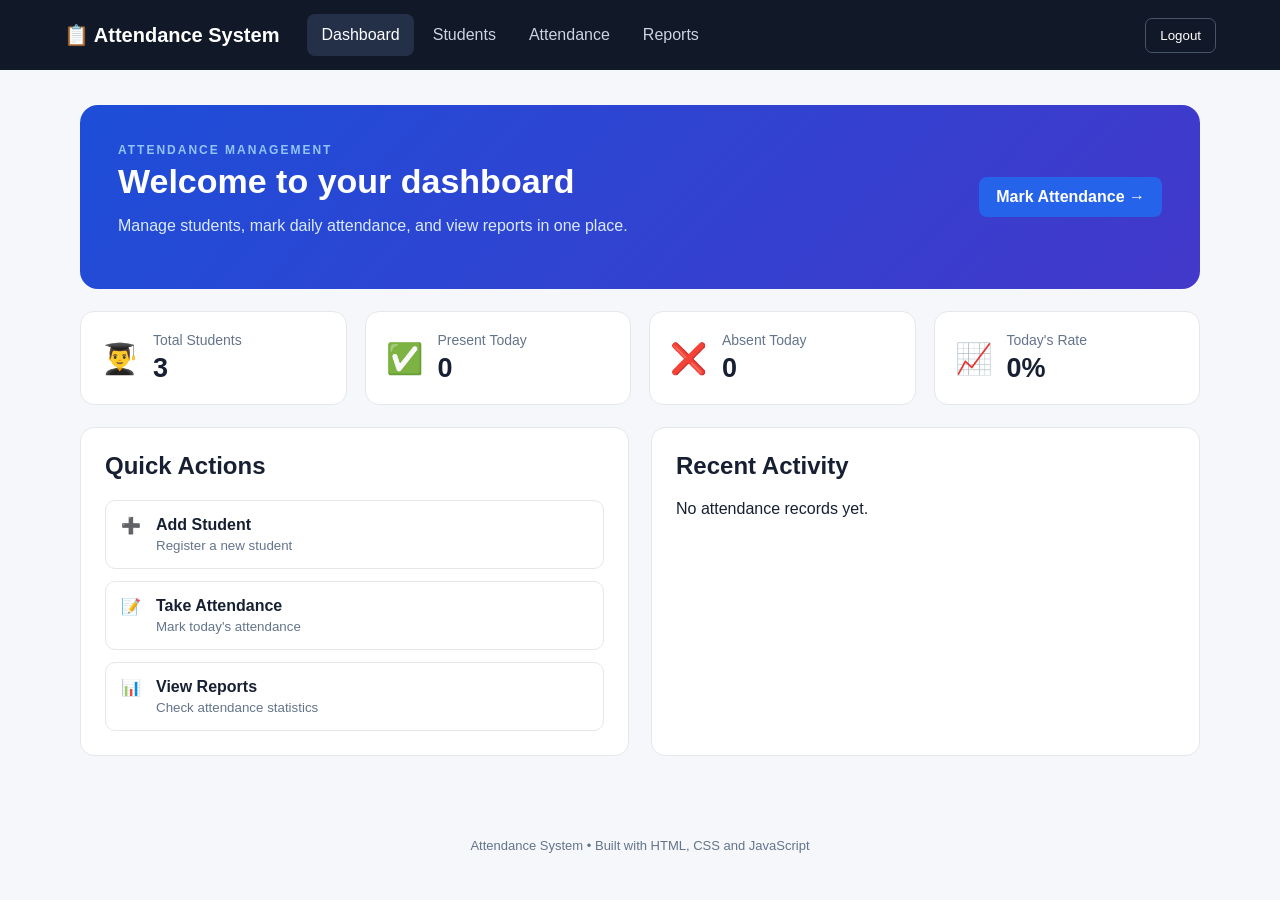
<file: index.html>
<!DOCTYPE html>
<html lang="en">
<head>
<meta charset="UTF-8">
<meta name="viewport" content="width=device-width, initial-scale=1.0">
<title>Attendance System | Dashboard</title>
<link rel="stylesheet" href="style.css">
</head>
<body>
<header class="topbar">
  <div class="brand">📋 Attendance System</div>
  <nav>
    <a class="active" href="index.html">Dashboard</a>
    <a href="students.html">Students</a>
    <a href="attendance.html">Attendance</a>
    <a href="report.html">Reports</a>
  </nav>
  <button class="logout" onclick="logout()">Logout</button>
</header>
<main class="container">
  <section class="hero">
    <div><p class="eyebrow">ATTENDANCE MANAGEMENT</p><h1>Welcome to your dashboard</h1><p>Manage students, mark daily attendance, and view reports in one place.</p></div>
    <a class="btn primary" href="attendance.html">Mark Attendance →</a>
  </section>
  <section class="stats">
    <div class="stat"><span>👨‍🎓</span><div><p>Total Students</p><h2 id="totalStudents">0</h2></div></div>
    <div class="stat"><span>✅</span><div><p>Present Today</p><h2 id="presentToday">0</h2></div></div>
    <div class="stat"><span>❌</span><div><p>Absent Today</p><h2 id="absentToday">0</h2></div></div>
    <div class="stat"><span>📈</span><div><p>Today's Rate</p><h2 id="todayRate">0%</h2></div></div>
  </section>
  <section class="grid-2">
    <div class="card"><div class="card-head"><h2>Quick Actions</h2></div>
      <div class="quick">
        <a href="students.html" class="quick-item">➕<b>Add Student</b><small>Register a new student</small></a>
        <a href="attendance.html" class="quick-item">📝<b>Take Attendance</b><small>Mark today's attendance</small></a>
        <a href="report.html" class="quick-item">📊<b>View Reports</b><small>Check attendance statistics</small></a>
      </div>
    </div>
    <div class="card"><div class="card-head"><h2>Recent Activity</h2></div><div id="recentActivity" class="activity">No attendance records yet.</div></div>
  </section>
</main>
<footer>Attendance System • Built with HTML, CSS and JavaScript</footer>
<script src="script.js"></script>
<script>
document.addEventListener("DOMContentLoaded", () => {
  const students = getStudents(), records = getRecords(), today = todayKey();
  const todayRecords = records.filter(r => r.date === today);
  const present = todayRecords.filter(r => r.status === "Present").length;
  document.getElementById("totalStudents").textContent = students.length;
  document.getElementById("presentToday").textContent = present;
  document.getElementById("absentToday").textContent = todayRecords.filter(r => r.status === "Absent").length;
  document.getElementById("todayRate").textContent = students.length ? Math.round(present / students.length * 100) + "%" : "0%";
  const recent = document.getElementById("recentActivity");
  if (records.length) recent.innerHTML = records.slice(-5).reverse().map(r => `<div class="activity-row"><b>${escapeHtml(r.name)}</b><span>${r.date}</span><span class="${r.status === "Present" ? "pill present" : "pill absent"}">${r.status}</span></div>`).join("");
});
</script>
</body>
</html>
</file>
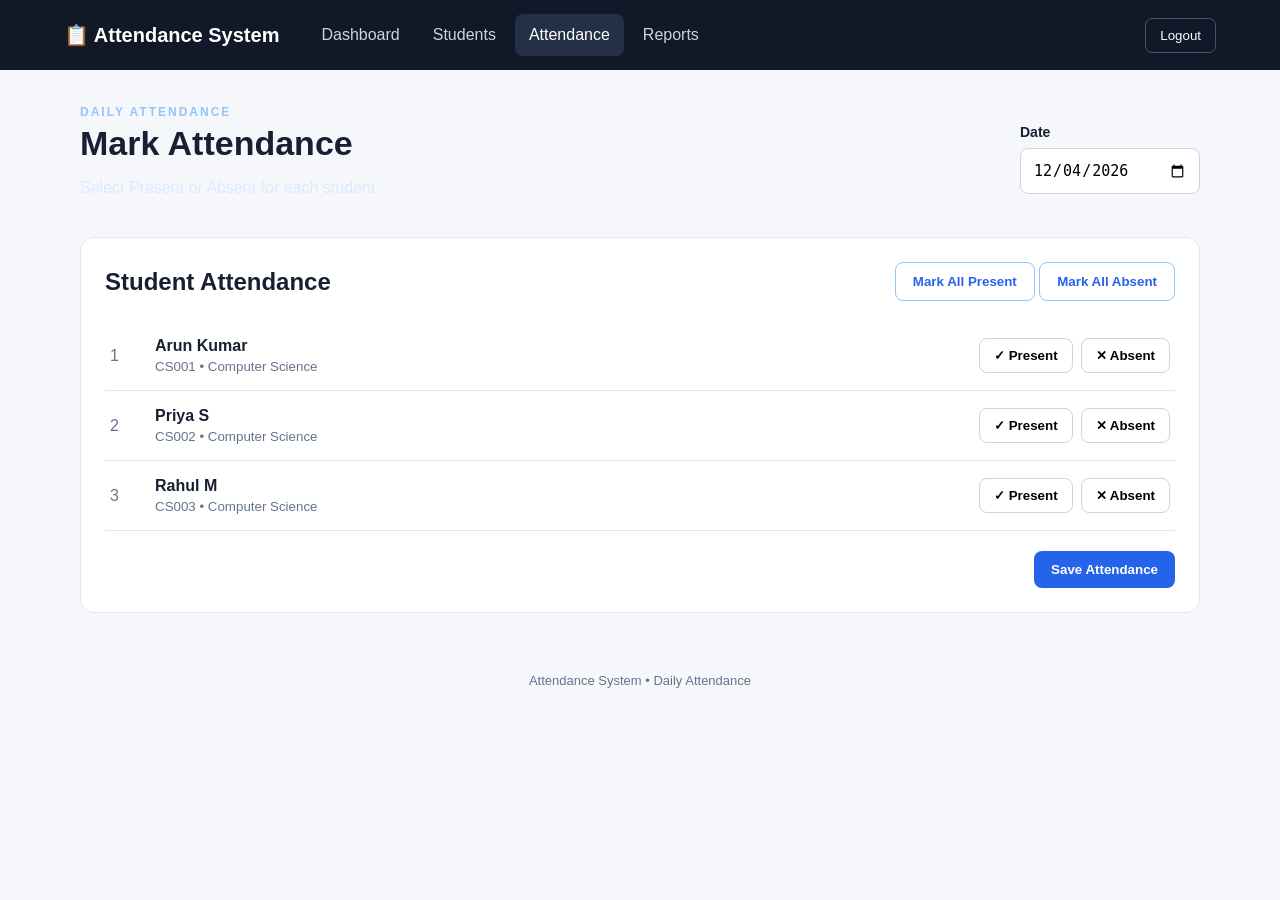
<file: attendance.html>
<!DOCTYPE html>
<html lang="en"><head><meta charset="UTF-8"><meta name="viewport" content="width=device-width,initial-scale=1.0"><title>Attendance | Attendance System</title><link rel="stylesheet" href="style.css"></head>
<body>
<header class="topbar"><div class="brand">📋 Attendance System</div><nav><a href="index.html">Dashboard</a><a href="students.html">Students</a><a class="active" href="attendance.html">Attendance</a><a href="report.html">Reports</a></nav><button class="logout" onclick="logout()">Logout</button></header>
<main class="container">
<section class="page-title"><div><p class="eyebrow">DAILY ATTENDANCE</p><h1>Mark Attendance</h1><p>Select Present or Absent for each student.</p></div><label class="date-box">Date<input type="date" id="attendanceDate"></label></section>
<section class="card"><div class="card-head"><h2>Student Attendance</h2><div><button class="btn outline" onclick="markAll('Present')">Mark All Present</button> <button class="btn outline" onclick="markAll('Absent')">Mark All Absent</button></div></div>
<div id="attendanceList"></div><div class="save-row"><button class="btn primary" onclick="saveAttendance()">Save Attendance</button></div></section>
</main><footer>Attendance System • Daily Attendance</footer>
<script src="script.js"></script><script>
let selected={}; const dateInput=document.getElementById("attendanceDate");dateInput.value=todayKey();
function renderAttendance(){const students=getStudents(), date=dateInput.value, old=getRecords().filter(r=>r.date===date); selected={};old.forEach(r=>selected[r.id]=r.status);const box=document.getElementById("attendanceList");if(!students.length){box.innerHTML='<div class="empty">No students registered. <a href="students.html">Add students first.</a></div>';return;}box.innerHTML=students.map((s,i)=>`<div class="attendance-row"><div class="student-no">${i+1}</div><div class="student-info"><b>${escapeHtml(s.name)}</b><small>${escapeHtml(s.id)} • ${escapeHtml(s.department)}</small></div><div class="attendance-buttons"><button class="status ${selected[s.id]==="Present"?"selected-present":""}" onclick="setStatus('${encodeURIComponent(s.id)}','Present',this)">✓ Present</button><button class="status ${selected[s.id]==="Absent"?"selected-absent":""}" onclick="setStatus('${encodeURIComponent(s.id)}','Absent',this)">✕ Absent</button></div></div>`).join("");}
function setStatus(id,status){selected[decodeURIComponent(id)]=status;renderAttendance();}
function markAll(status){getStudents().forEach(s=>selected[s.id]=status);renderAttendance();}
function saveAttendance(){const students=getStudents(), date=dateInput.value;if(!date)return alert("Select a date.");let records=getRecords().filter(r=>r.date!==date);students.forEach(s=>records.push({id:s.id,name:s.name,date,status:selected[s.id]||"Absent"}));saveRecords(records);alert("Attendance saved successfully.");}
dateInput.addEventListener("change",renderAttendance);renderAttendance();
</script></body></html>
</file>
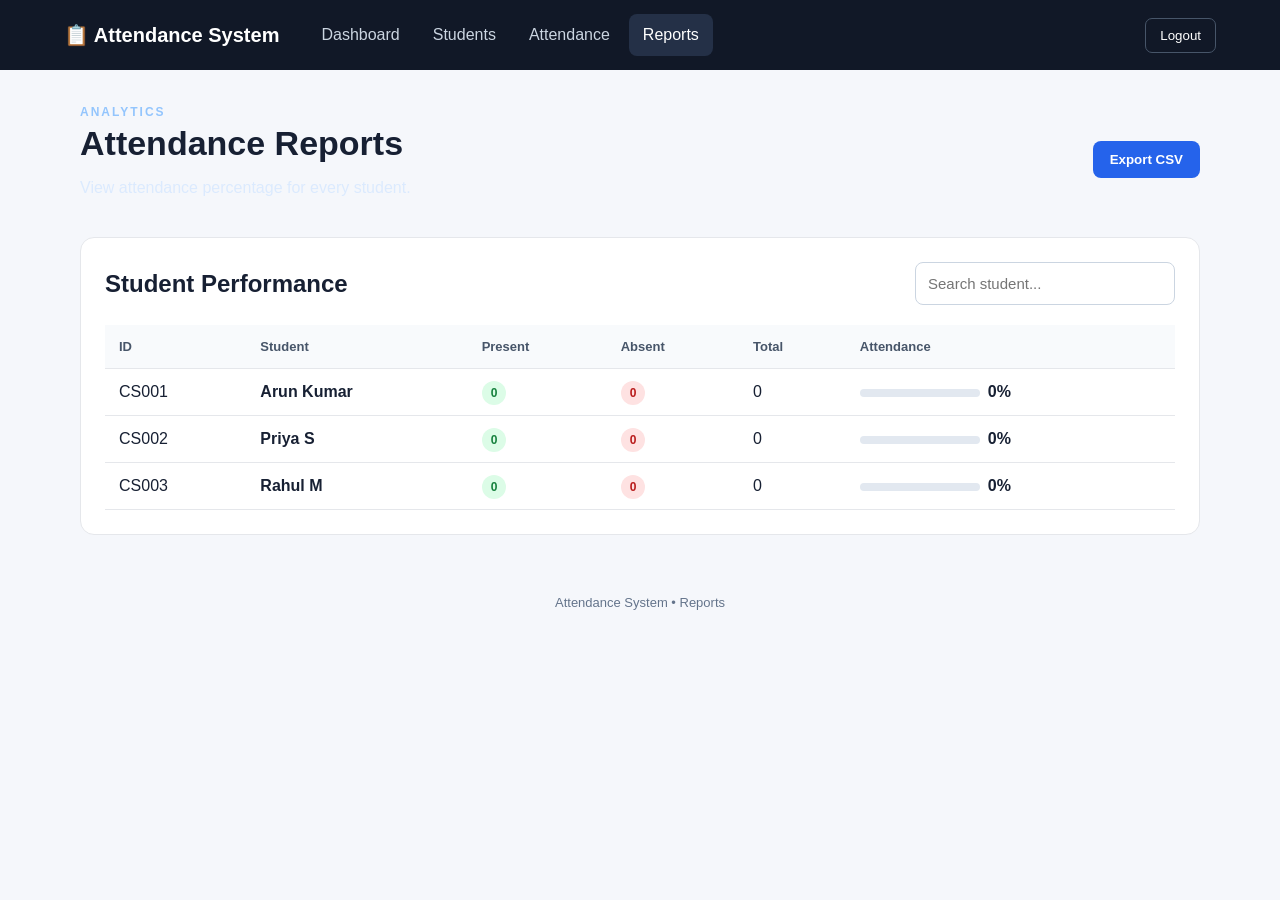
<file: report.html>
<!DOCTYPE html>
<html lang="en"><head><meta charset="UTF-8"><meta name="viewport" content="width=device-width,initial-scale=1.0"><title>Reports | Attendance System</title><link rel="stylesheet" href="style.css"></head>
<body>
<header class="topbar"><div class="brand">📋 Attendance System</div><nav><a href="index.html">Dashboard</a><a href="students.html">Students</a><a href="attendance.html">Attendance</a><a class="active" href="report.html">Reports</a></nav><button class="logout" onclick="logout()">Logout</button></header>
<main class="container">
<section class="page-title"><div><p class="eyebrow">ANALYTICS</p><h1>Attendance Reports</h1><p>View attendance percentage for every student.</p></div><button class="btn primary" onclick="exportCSV()">Export CSV</button></section>
<section class="card"><div class="card-head"><h2>Student Performance</h2><input class="search" id="reportSearch" placeholder="Search student..."></div>
<div class="table-wrap"><table><thead><tr><th>ID</th><th>Student</th><th>Present</th><th>Absent</th><th>Total</th><th>Attendance</th></tr></thead><tbody id="reportTable"></tbody></table></div></section>
</main><footer>Attendance System • Reports</footer>
<script src="script.js"></script><script>
function renderReports(filter=""){const students=getStudents(), records=getRecords();const body=document.getElementById("reportTable");const rows=students.filter(s=>(s.id+" "+s.name).toLowerCase().includes(filter.toLowerCase())).map(s=>{const r=records.filter(x=>x.id===s.id),p=r.filter(x=>x.status==="Present").length,a=r.filter(x=>x.status==="Absent").length,total=p+a,rate=total?Math.round(p/total*100):0;return `<tr><td>${escapeHtml(s.id)}</td><td><b>${escapeHtml(s.name)}</b></td><td><span class="pill present">${p}</span></td><td><span class="pill absent">${a}</span></td><td>${total}</td><td><div class="progress"><span style="width:${rate}%"></span></div><b>${rate}%</b></td></tr>`}).join("");body.innerHTML=rows||'<tr><td colspan="6" class="empty">No data available.</td></tr>'}
function exportCSV(){const students=getStudents(),records=getRecords();let csv="Student ID,Student Name,Date,Status\\n";records.forEach(r=>csv+=`"${r.id}","${r.name.replaceAll('"','""')}","${r.date}","${r.status}"\\n`);const blob=new Blob([csv],{type:"text/csv"}),url=URL.createObjectURL(blob),a=document.createElement("a");a.href=url;a.download="attendance-report.csv";a.click();URL.revokeObjectURL(url);}
document.getElementById("reportSearch").addEventListener("input",e=>renderReports(e.target.value));renderReports();
</script></body></html>
</file>
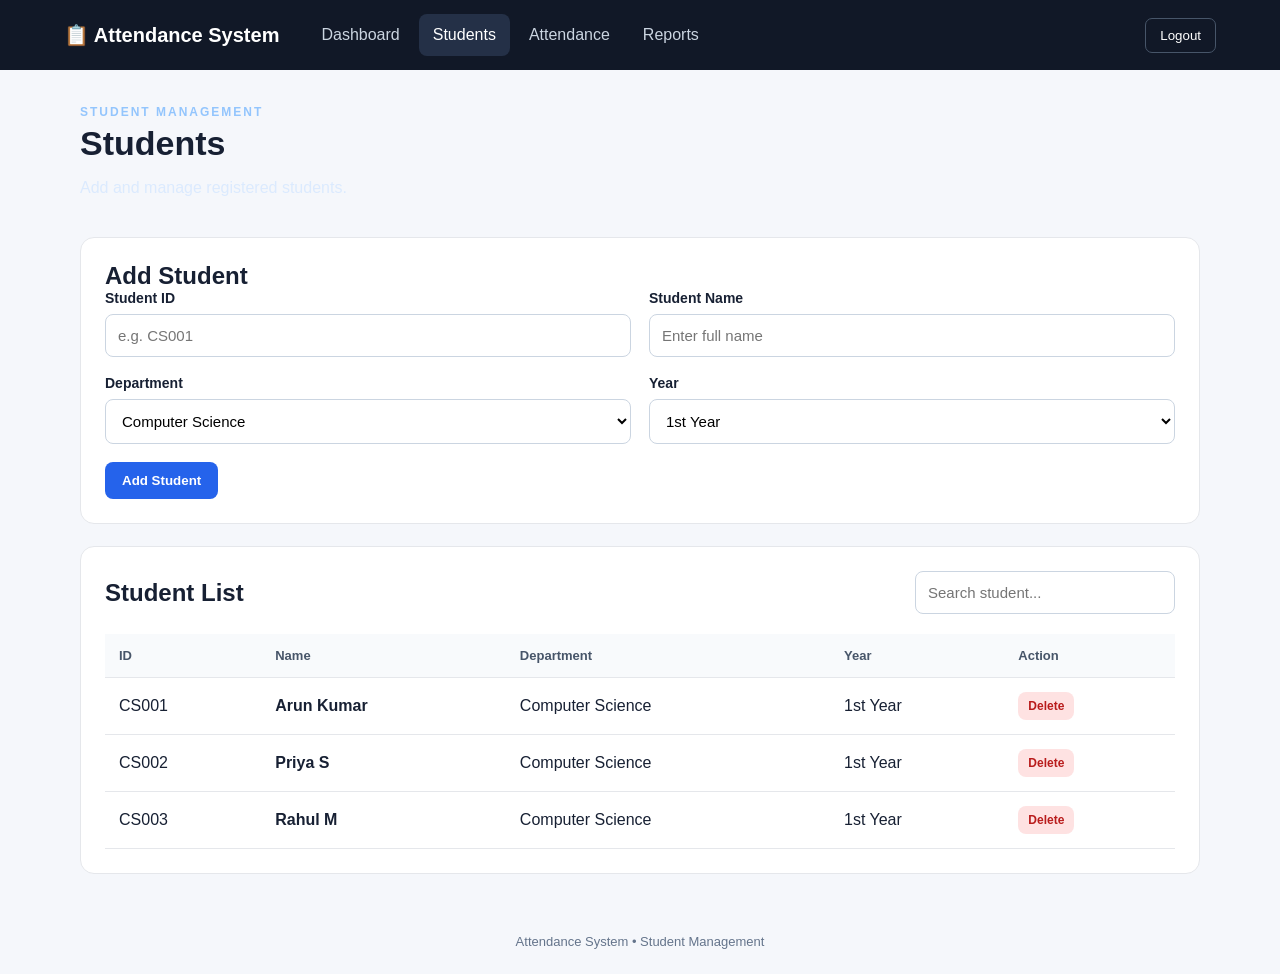
<file: students.html>
<!DOCTYPE html>
<html lang="en"><head><meta charset="UTF-8"><meta name="viewport" content="width=device-width,initial-scale=1.0"><title>Students | Attendance System</title><link rel="stylesheet" href="style.css"></head>
<body>
<header class="topbar"><div class="brand">📋 Attendance System</div><nav><a href="index.html">Dashboard</a><a class="active" href="students.html">Students</a><a href="attendance.html">Attendance</a><a href="report.html">Reports</a></nav><button class="logout" onclick="logout()">Logout</button></header>
<main class="container">
<section class="page-title"><div><p class="eyebrow">STUDENT MANAGEMENT</p><h1>Students</h1><p>Add and manage registered students.</p></div></section>
<section class="card form-card"><h2>Add Student</h2><form id="studentForm" class="form-grid">
<label>Student ID<input id="studentId" required placeholder="e.g. CS001"></label>
<label>Student Name<input id="studentName" required placeholder="Enter full name"></label>
<label>Department<select id="department"><option>Computer Science</option><option>Information Technology</option><option>Electronics</option><option>Mechanical</option><option>Civil</option></select></label>
<label>Year<select id="year"><option>1st Year</option><option>2nd Year</option><option>3rd Year</option><option>4th Year</option></select></label>
<button class="btn primary" type="submit">Add Student</button></form></section>
<section class="card"><div class="card-head"><h2>Student List</h2><input class="search" id="search" placeholder="Search student..."></div>
<div class="table-wrap"><table><thead><tr><th>ID</th><th>Name</th><th>Department</th><th>Year</th><th>Action</th></tr></thead><tbody id="studentTable"></tbody></table></div></section>
</main><footer>Attendance System • Student Management</footer>
<script src="script.js"></script><script>
function renderStudents(filter=""){const body=document.getElementById("studentTable"), students=getStudents().filter(s=>(s.id+" "+s.name+" "+s.department).toLowerCase().includes(filter.toLowerCase())); body.innerHTML=students.length?students.map(s=>`<tr><td>${escapeHtml(s.id)}</td><td><b>${escapeHtml(s.name)}</b></td><td>${escapeHtml(s.department)}</td><td>${escapeHtml(s.year)}</td><td><button class="btn danger small" onclick="removeStudent('${encodeURIComponent(s.id)}')">Delete</button></td></tr>`).join(""):`<tr><td colspan="5" class="empty">No students found.</td></tr>`}
function removeStudent(id){id=decodeURIComponent(id); if(confirm("Delete this student?")){saveStudents(getStudents().filter(s=>s.id!==id)); renderStudents();}}
document.getElementById("studentForm").addEventListener("submit",e=>{e.preventDefault();const s={id:studentId.value.trim(),name:studentName.value.trim(),department:department.value,year:year.value};let arr=getStudents();if(arr.some(x=>x.id.toLowerCase()===s.id.toLowerCase()))return alert("Student ID already exists.");arr.push(s);saveStudents(arr);e.target.reset();renderStudents();alert("Student added successfully.");});
document.getElementById("search").addEventListener("input",e=>renderStudents(e.target.value));renderStudents();
</script></body></html>
</file>
<file: style.css>
*{box-sizing:border-box}body{margin:0;font-family:Arial,Helvetica,sans-serif;background:#f5f7fb;color:#172033}.topbar{height:70px;background:#111827;color:#fff;display:flex;align-items:center;padding:0 5%;gap:28px}.brand{font-size:20px;font-weight:700;white-space:nowrap}.topbar nav{display:flex;gap:5px;flex:1}.topbar nav a{color:#cbd5e1;text-decoration:none;padding:12px 14px;border-radius:8px}.topbar nav a:hover,.topbar nav a.active{background:#243047;color:#fff}.logout{background:transparent;border:1px solid #475569;color:#fff;padding:9px 14px;border-radius:7px;cursor:pointer}.container{width:min(1120px,92%);margin:35px auto}.hero{background:linear-gradient(135deg,#1d4ed8,#4338ca);color:white;border-radius:18px;padding:38px;display:flex;align-items:center;justify-content:space-between;gap:25px}.hero h1,.page-title h1{margin:5px 0 10px;font-size:34px}.hero p:not(.eyebrow),.page-title p:not(.eyebrow){color:#dbeafe}.eyebrow{font-size:12px;font-weight:800;letter-spacing:2px;margin:0;color:#93c5fd}.stats{display:grid;grid-template-columns:repeat(4,1fr);gap:18px;margin:22px 0}.stat{background:white;border:1px solid #e5e7eb;border-radius:14px;padding:20px;display:flex;gap:15px;align-items:center}.stat>span{font-size:30px}.stat p{margin:0;color:#64748b;font-size:14px}.stat h2{margin:5px 0 0;font-size:27px}.grid-2{display:grid;grid-template-columns:1fr 1fr;gap:22px}.card{background:white;border:1px solid #e5e7eb;border-radius:14px;padding:24px;margin-bottom:22px}.card h2{margin:0}.card-head{display:flex;justify-content:space-between;align-items:center;gap:15px;margin-bottom:20px}.quick{display:grid;gap:12px}.quick-item{display:grid;grid-template-columns:35px 1fr;text-decoration:none;color:#172033;padding:15px;border:1px solid #e5e7eb;border-radius:10px}.quick-item:hover{background:#f8fafc}.quick-item b{grid-column:2}.quick-item small{grid-column:2;color:#64748b;margin-top:3px}.activity-row{display:grid;grid-template-columns:1fr auto auto;gap:15px;padding:12px 0;border-bottom:1px solid #eef2f7;align-items:center}.page-title{display:flex;justify-content:space-between;align-items:center;margin-bottom:24px}.form-grid{display:grid;grid-template-columns:repeat(2,1fr);gap:18px}.form-grid label,.date-box{font-weight:700;font-size:14px}.form-grid input,.form-grid select,.search,.date-box input{display:block;width:100%;margin-top:8px;padding:12px;border:1px solid #cbd5e1;border-radius:8px;font-size:15px;background:white}.form-grid .btn{width:max-content}.btn{border:0;border-radius:8px;padding:11px 17px;cursor:pointer;text-decoration:none;display:inline-block;font-weight:700}.btn.primary{background:#2563eb;color:white}.btn.primary:hover{background:#1d4ed8}.btn.outline{background:white;color:#2563eb;border:1px solid #93c5fd}.btn.danger{background:#fee2e2;color:#b91c1c}.btn.small{padding:7px 10px;font-size:12px}.table-wrap{overflow-x:auto}table{width:100%;border-collapse:collapse}th,td{text-align:left;padding:14px;border-bottom:1px solid #e5e7eb}th{background:#f8fafc;color:#475569;font-size:13px}.empty{text-align:center;color:#64748b;padding:30px}.pill{padding:5px 9px;border-radius:20px;font-size:12px;font-weight:700}.present,.selected-present{background:#dcfce7;color:#15803d}.absent,.selected-absent{background:#fee2e2;color:#b91c1c}.attendance-row{display:flex;align-items:center;gap:15px;padding:16px 5px;border-bottom:1px solid #e5e7eb}.student-no{width:30px;color:#64748b}.student-info{flex:1}.student-info small{display:block;color:#64748b;margin-top:4px}.attendance-buttons{display:flex;gap:8px}.status{border:1px solid #cbd5e1;background:white;border-radius:8px;padding:9px 14px;cursor:pointer;font-weight:700}.save-row{text-align:right;margin-top:20px}.progress{height:8px;background:#e2e8f0;border-radius:20px;width:120px;display:inline-block;margin-right:8px;vertical-align:middle}.progress span{display:block;height:100%;background:#2563eb;border-radius:20px}.date-box{width:180px}.date-box input{font-weight:normal}.search{max-width:260px;margin:0}footer{text-align:center;color:#64748b;padding:25px;font-size:13px}@media(max-width:800px){.topbar{height:auto;padding:15px;flex-wrap:wrap}.topbar nav{order:3;overflow-x:auto;width:100%}.hero,.page-title{flex-direction:column;align-items:flex-start}.stats{grid-template-columns:repeat(2,1fr)}.grid-2,.form-grid{grid-template-columns:1fr}.attendance-row{align-items:flex-start;flex-wrap:wrap}.attendance-buttons{width:100%;margin-left:45px}.card-head{flex-wrap:wrap}}@media(max-width:500px){.stats{grid-template-columns:1fr}.hero h1,.page-title h1{font-size:27px}}
</file>
